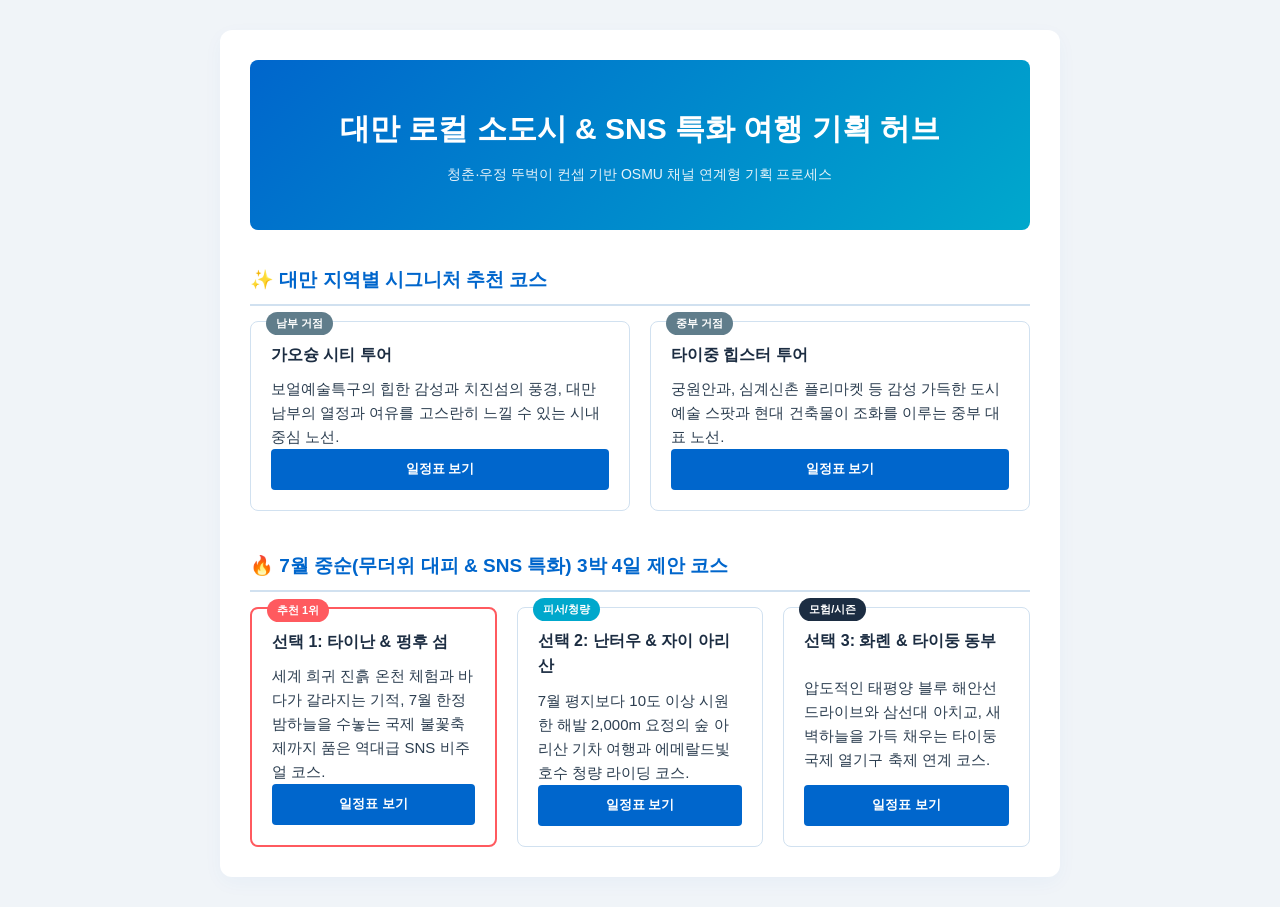
<file: index.html>
<!DOCTYPE html>
<html lang="ko">
<head>
    <meta charset="UTF-8">
    <meta name="viewport" content="width=device-width, initial-scale=1.0">
    <title>대만 로컬 소도시 & SNS 특화 여행 기획 허브</title>
    <link rel="stylesheet" href="common.css">
    <link rel="stylesheet" href="https://cdnjs.cloudflare.com/ajax/libs/font-awesome/6.4.0/css/all.min.css">
</head>
<body>
<div class="container">
    <header class="main-header">
        <h1>대만 로컬 소도시 & SNS 특화 여행 기획 허브</h1>
        <p>청춘·우정 뚜벅이 컨셉 기반 OSMU 채널 연계형 기획 프로세스</p>
    </header>

    <!-- 섹션 1: 기존 시그니처 코스 -->
    <section class="menu-section">
        <h2>✨ 대만 지역별 시그니처 추천 코스</h2>
        <div class="card-grid">
            <div class="card">
                <div class="card-tag tag-normal">남부 거점</div>
                <h3>가오슝 시티 투어</h3>
                <p>보얼예술특구의 힙한 감성과 치진섬의 풍경, 대만 남부의 열정과 여유를 고스란히 느낄 수 있는 시내 중심 노선.</p>
                <a href="kaohsiung.html" class="btn btn-block">일정표 보기</a>
            </div>

            <div class="card">
                <div class="card-tag tag-normal">중부 거점</div>
                <h3>타이중 힙스터 투어</h3>
                <p>궁원안과, 심계신촌 플리마켓 등 감성 가득한 도시 예술 스팟과 현대 건축물이 조화를 이루는 중부 대표 노선.</p>
                <a href="taichung.html" class="btn btn-block">일정표 보기</a>
            </div>
        </div>
    </section>

    <!-- 섹션 2: 7월 여름 특화 신규 코스 -->
    <section class="menu-section" style="margin-top: 40px;">
        <h2>🔥 7월 중순(무더위 대피 & SNS 특화) 3박 4일 제안 코스</h2>
        <div class="card-grid">
            <div class="card border-highlight">
                <div class="card-tag tag-primary">추천 1위</div>
                <h3>선택 1: 타이난 & 펑후 섬</h3>
                <p>세계 희귀 진흙 온천 체험과 바다가 갈라지는 기적, 7월 한정 밤하늘을 수놓는 국제 불꽃축제까지 품은 역대급 SNS 비주얼 코스.</p>
                <a href="taiwan_option1.html" class="btn btn-block">일정표 보기</a>
            </div>

            <div class="card">
                <div class="card-tag tag-secondary">피서/청량</div>
                <h3>선택 2: 난터우 & 자이 아리산</h3>
                <p>7월 평지보다 10도 이상 시원한 해발 2,000m 요정의 숲 아리산 기차 여행과 에메랄드빛 호수 청량 라이딩 코스.</p>
                <a href="taiwan_option2.html" class="btn btn-block">일정표 보기</a>
            </div>

            <div class="card">
                <div class="card-tag tag-dark">모험/시즌</div>
                <h3>선택 3: 화롄 & 타이둥 동부</h3>
                <p>압도적인 태평양 블루 해안선 드라이브와 삼선대 아치교, 새벽하늘을 가득 채우는 타이둥 국제 열기구 축제 연계 코스.</p>
                <a href="taiwan_option3.html" class="btn btn-block">일정표 보기</a>
            </div>
        </div>
    </section>
</div>
</body>
</html>
</file>
<file: common.css>
@charset "UTF-8";

/* ==========================================================================
   1. 디자인 시스템 변수 정의 (Ocean Blue Theme)
   ========================================================================== */
:root {
    --primary-color: #0066CC;       /* 청량한 클래식 오션 블루 */
    --primary-hover: #004C99;
    --secondary-color: #FF5A5F;     /* SNS 포인트 라즈베리 핑크 */
    --dark-color: #1C2D42;          /* 심해 / 모험 딥 네이비 */
    --bg-light: #F0F4F8;            /* 연한 푸른빛이 도는 배경 */
    --text-dark: #2C3E50;           /* 블루그레이 본문 */
    --text-muted: #607D8B;          /* 서브 텍스트 */
    --border-color: #D1E1F0;        /* 은은한 블루 테두리 */
    --card-bg: #FFFFFF;
}

/* ==========================================================================
   2. 기본 초기화 및 기본 스타일 (Base Styles)
   ========================================================================== */
* {
    box-sizing: border-box;
    margin: 0;
    padding: 0;
}

body {
    font-family: -apple-system, BlinkMacSystemFont, "Segoe UI", Roboto, "Helvetica Neue", Arial, sans-serif;
    font-size: 15px;
    line-height: 1.6;
    color: var(--text-dark);
    background-color: var(--bg-light);
    -webkit-font-smoothing: antialiased;
}

.container {
    max-width: 840px;
    margin: 30px auto;
    padding: 30px;
    background: var(--card-bg);
    border-radius: 12px;
    box-shadow: 0 6px 20px rgba(0, 102, 204, 0.04);
}

.main-header, .sub-header {
    text-align: center;
    padding: 45px 20px;
    color: #FFFFFF;
    border-radius: 8px;
    margin-bottom: 30px;
}

.main-header {
    background: linear-gradient(135deg, var(--primary-color), #00A8CC);
}

/* 테마별 서브 헤더 배경색 변주 */
.sub-header.kaohsiung-theme { background: linear-gradient(135deg, #0052D4, #4364F7); }
.sub-header.taichung-theme { background: linear-gradient(135deg, #1FA2FF, #12D8FA); color: #1A252F; }
.sub-header.option1-theme { background: linear-gradient(135deg, #0066CC, var(--dark-color)); }
.sub-header.option2-theme { background: linear-gradient(135deg, #0B4F6C, #01BAEF); }
.sub-header.option3-theme { background: linear-gradient(135deg, #00223E, #1D976C); }

.sub-header.taichung-theme p, .sub-header.taichung-theme .meta-info { color: #2C3E50 !important; background: rgba(0,0,0,0.05) !important; }

.main-header p, .sub-header p {
    margin-top: 10px;
    font-size: 14px;
    opacity: 0.9;
}

.meta-info {
    font-size: 13px;
    background: rgba(0, 0, 0, 0.18);
    display: inline-block;
    padding: 4px 12px;
    border-radius: 20px;
    margin-top: 8px !important;
    color: #FFFFFF !important;
}

h2 {
    font-size: 19px;
    color: var(--primary-color);
    border-bottom: 2px solid var(--border-color);
    padding-bottom: 8px;
    margin: 35px 0 15px 0;
}

h3 {
    font-size: 16px;
    margin-bottom: 10px;
    color: var(--dark-color);
}

/* ==========================================================================
   3. 고화질 이미지 컴포넌트
   ========================================================================== */
.tour-img-box {
    width: 100%;
    height: 320px;
    margin: 15px 0 20px 0;
    border-radius: 8px;
    overflow: hidden;
    box-shadow: 0 4px 10px rgba(0,0,0,0.08);
    border: 1px solid var(--border-color);
}

.tour-img-box img {
    width: 100%;
    height: 100%;
    object-fit: cover;
    transition: transform 0.3s ease;
}

.tour-img-box:hover img {
    transform: scale(1.02);
}

/* ==========================================================================
   4. 레이아웃 카드 및 그리드
   ========================================================================== */
.card-grid {
    display: grid;
    grid-template-columns: repeat(auto-fit, minmax(240px, 1fr));
    gap: 20px;
    margin-top: 15px;
}

.card {
    background: var(--card-bg);
    border: 1px solid var(--border-color);
    border-radius: 8px;
    padding: 20px;
    position: relative;
    display: flex;
    flex-direction: column;
    justify-content: space-between;
    transition: transform 0.2s, box-shadow 0.2s;
}

.card:hover {
    transform: translateY(-4px);
    box-shadow: 0 8px 16px rgba(0, 102, 204, 0.08);
}

.card.border-highlight { border: 2px solid var(--secondary-color); }

.card-tag {
    position: absolute; top: -10px; left: 15px;
    font-size: 11px; font-weight: bold; color: #FFFFFF;
    padding: 3px 10px; border-radius: 20px;
}
.tag-normal { background-color: var(--text-muted); }
.tag-primary { background-color: var(--secondary-color); }
.tag-secondary { background-color: #00A8CC; }
.tag-dark { background-color: var(--dark-color); }

.btn {
    display: inline-block; padding: 10px 20px;
    background-color: var(--primary-color); color: #FFFFFF;
    text-align: center; text-decoration: none;
    font-size: 13px; font-weight: bold; border-radius: 4px;
    border: none; cursor: pointer; transition: background-color 0.2s;
}
.btn:hover { background-color: var(--primary-hover); }
.btn-block { display: block; width: 100%; }
.btn-pdf { background-color: #27AE60; margin-bottom: 20px; }
.btn-pdf:hover { background-color: #219653; }

.summary-box {
    background: #EBF3FC; padding: 15px 20px;
    border-radius: 6px; margin-bottom: 25px; font-size: 14px;
    border-left: 4px solid var(--primary-color);
}

.alert-box {
    background-color: #FFF5F5; border-left: 4px solid var(--secondary-color);
    padding: 15px 20px; margin-bottom: 25px;
    border-radius: 0 6px 6px 0; font-size: 13px; color: #C13538;
}

/* ==========================================================================
   5. 타임라인 테이블 스타일
   ========================================================================== */
.timeline-table {
    width: 100%; border-collapse: collapse;
    margin-bottom: 35px; font-size: 14px;
}
.timeline-table th, .timeline-table td {
    border: 1px solid var(--border-color); padding: 12px;
    text-align: left; vertical-align: middle;
}
.timeline-table th { background-color: #F4F8FB; font-weight: 600; color: #2C3E50; }
.date-cell { background-color: #F9FBFC; font-weight: bold; text-align: center !important; color: #1A252F; }
.time-cell { font-weight: bold; color: var(--primary-color); white-space: nowrap; }

.badge-sns {
    display: inline-block; background-color: var(--secondary-color); color: #FFFFFF;
    padding: 2px 8px; border-radius: 4px; font-size: 11px; font-weight: bold; margin-right: 6px;
}

/* ==========================================================================
   6. 1소스 멀티유즈 슬라이드/채널 융합 스타일 (신규 슬라이드 컨셉 규격 변형)
   ========================================================================== */
.slide-container {
    border: 1px solid var(--border-color);
    border-radius: 8px;
    background: #FFFFFF;
    margin: 40px 0 20px 0;
    overflow: hidden;
    box-shadow: 0 4px 12px rgba(0,0,0,0.03);
}

.slide-header {
    background: #F4F8FB;
    padding: 15px 20px;
    display: flex;
    justify-content: space-between;
    align-items: center;
    border-bottom: 1px solid var(--border-color);
}

.slide-header h2 {
    margin: 0;
    padding: 0;
    border: none;
    font-size: 16px;
    color: var(--dark-color);
}

.slide-header h2 span {
    color: var(--primary-color);
    margin-right: 5px;
}

.slide-tag {
    background: var(--primary-color);
    color: white;
    font-size: 11px;
    font-weight: bold;
    padding: 3px 8px;
    border-radius: 4px;
    letter-spacing: 1px;
}

.slide-content {
    padding: 25px 20px;
}

.channels-container {
    display: grid;
    grid-template-columns: repeat(auto-fit, minmax(130px, 1fr));
    gap: 12px;
    margin-top: 15px;
}

.channel-tile {
    display: flex;
    flex-direction: column;
    align-items: center;
    justify-content: center;
    padding: 15px 10px;
    background: #F8FAFC;
    border: 1px solid var(--border-color);
    border-radius: 6px;
    text-decoration: none;
    text-align: center;
    transition: all 0.2s ease;
}

.channel-tile i {
    font-size: 24px;
    margin-bottom: 8px;
}

.channel-tile span {
    font-size: 13px;
    font-weight: 700;
    color: var(--text-dark);
    margin-bottom: 2px;
}

.channel-tile p {
    font-size: 11px;
    color: var(--text-muted);
    margin: 0;
}

/* 브랜드 고유 컬러 가벼운 매칭 */
.channel-tile.instagram i { color: #E1306C; }
.channel-tile.blog i { color: #2DB400; }
.channel-tile.youtube i { color: #FF0000; }
.channel-tile.tiktok i { color: #000000; }
.channel-tile.clip i { color: #1EC800; }

.channel-tile:hover {
    transform: translateY(-2px);
    background: #EBF3FC;
    border-color: var(--primary-color);
}

.slide-footer {
    background: #F8FAFC;
    padding: 10px 20px;
    display: flex;
    justify-content: space-between;
    font-size: 11px;
    color: var(--text-muted);
    letter-spacing: 0.5px;
    border-top: 1px solid var(--border-color);
}

.floating-home {
    position: fixed; bottom: 25px; right: 25px;
    background-color: var(--primary-color); color: #FFFFFF;
    width: 50px; height: 50px; border-radius: 50%;
    text-align: center; line-height: 50px; text-decoration: none;
    font-weight: bold; box-shadow: 0 4px 14px rgba(0, 102, 204, 0.3);
    z-index: 1000;
}

@media print {
    body { background: #FFFFFF; }
    .container { box-shadow: none; padding: 0; margin: 0; max-width: 100%; }
    .page-break { page-break-before: always; }
    .floating-home, .btn, .btn-pdf { display: none !important; }
}

/* ==========================================================================
   8. 관광지 스폿 전용 라벨 디자인 시스템 (신규 추가)
   ========================================================================== */
.spot-label-container {
    display: flex;
    align-items: center;
    gap: 12px;
    margin: 35px 0 15px 0;
    padding-bottom: 5px;
}

.spot-tag-badge {
    background: linear-gradient(135deg, var(--primary-color), #00A8CC);
    color: #FFFFFF;
    font-size: 11px;
    font-weight: 800;
    padding: 4px 10px;
    border-radius: 4px;
    letter-spacing: 1px;
    box-shadow: 0 2px 6px rgba(0, 102, 204, 0.2);
    flex-shrink: 0;
}

.spot-label-title {
    font-size: 17px;
    font-weight: 700;
    color: var(--dark-color);
    margin: 0;
}

/* 인쇄 시 라벨 배경색 유지 및 가독성 확보 */
@media print {
    .spot-tag-badge {
        background: #0066CC !important;
        color: #FFFFFF !important;
        -webkit-print-color-adjust: exact;
        print-color-adjust: exact;
    }
}
</file>
